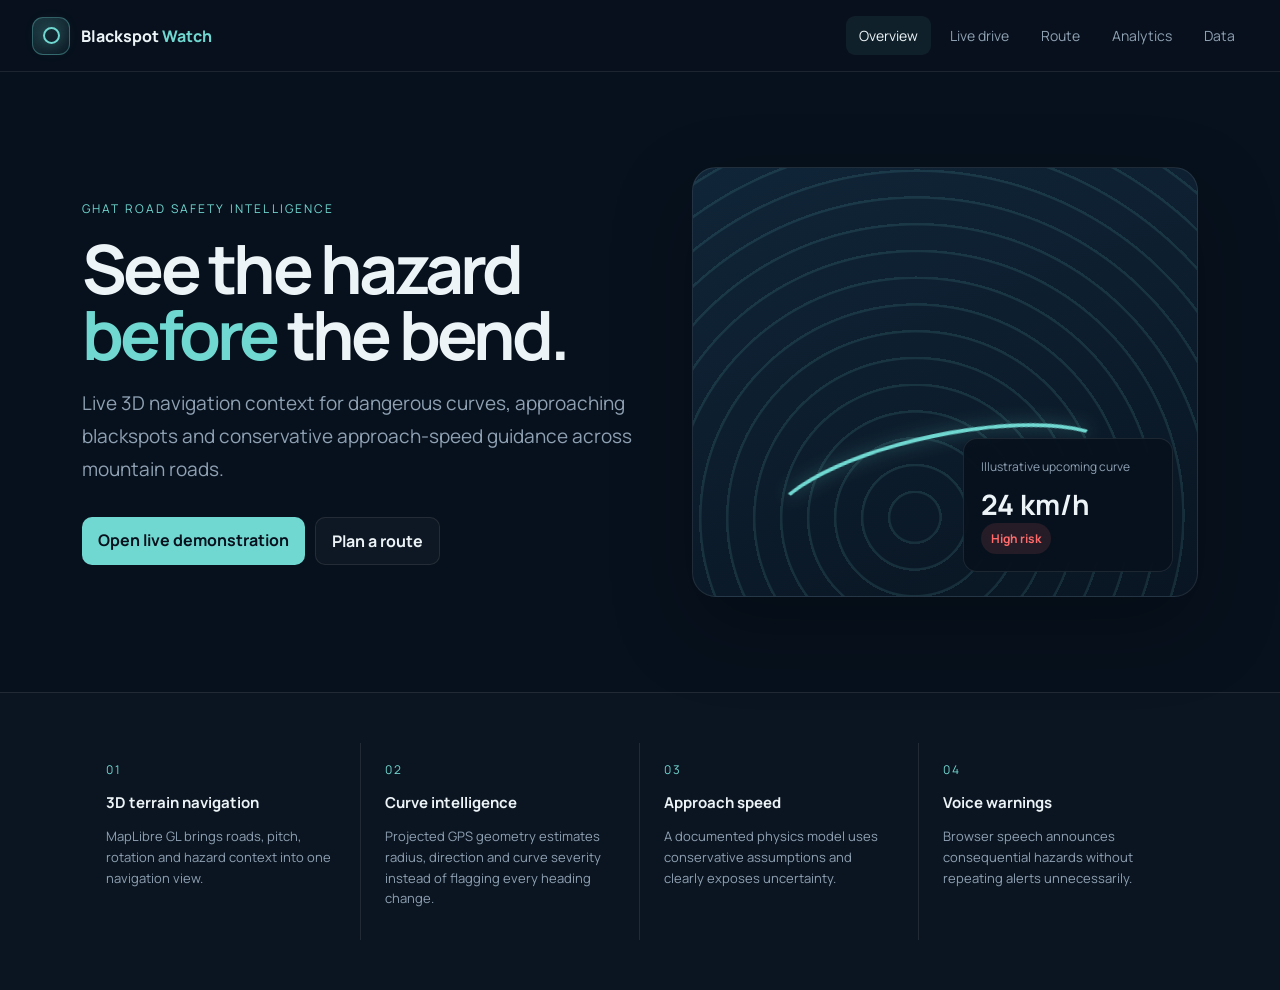
<file: index.html>
<!doctype html>
<html lang="en">
<head>
  <meta charset="utf-8"><meta name="viewport" content="width=device-width,initial-scale=1">
  <title>Blackspot Watch — Ghat Driving Intelligence</title>
  <link rel="stylesheet" href="assets/css/style.css">
</head>
<body class="landing">
  <header class="topbar">
    <a class="brand" href="index.html"><span class="brand-mark"></span><span>Blackspot <span style="color:var(--cyan)">Watch</span></span></a>
    <nav class="nav-links"><a class="active" href="index.html">Overview</a><a href="driving.html">Live drive</a><a href="route.html">Route</a><a href="analytics.html">Analytics</a><a href="data.html">Data</a></nav>
  </header>
  <main>
    <section class="hero">
      <div>
        <div class="eyebrow">Ghat road safety intelligence</div>
        <h1>See the hazard <span>before</span> the bend.</h1>
        <p>Live 3D navigation context for dangerous curves, approaching blackspots and conservative approach-speed guidance across mountain roads.</p>
        <div class="hero-actions"><a class="button button-primary" href="driving.html">Open live demonstration</a><a class="button button-secondary" href="route.html">Plan a route</a></div>
      </div>
      <div class="map-preview" aria-label="Illustrative 3D route preview">
        <div class="route-preview"></div>
        <div class="preview-card"><p>Illustrative upcoming curve</p><strong>24 km/h</strong><br><span class="risk-badge high">High risk</span></div>
      </div>
    </section>
    <section class="features">
      <div class="feature-grid">
        <article class="feature"><div class="eyebrow">01</div><h3>3D terrain navigation</h3><p>MapLibre GL brings roads, pitch, rotation and hazard context into one navigation view.</p></article>
        <article class="feature"><div class="eyebrow">02</div><h3>Curve intelligence</h3><p>Projected GPS geometry estimates radius, direction and curve severity instead of flagging every heading change.</p></article>
        <article class="feature"><div class="eyebrow">03</div><h3>Approach speed</h3><p>A documented physics model uses conservative assumptions and clearly exposes uncertainty.</p></article>
        <article class="feature"><div class="eyebrow">04</div><h3>Voice warnings</h3><p>Browser speech announces consequential hazards without repeating alerts unnecessarily.</p></article>
      </div>
    </section>
  </main>
</body>
</html>
</file>
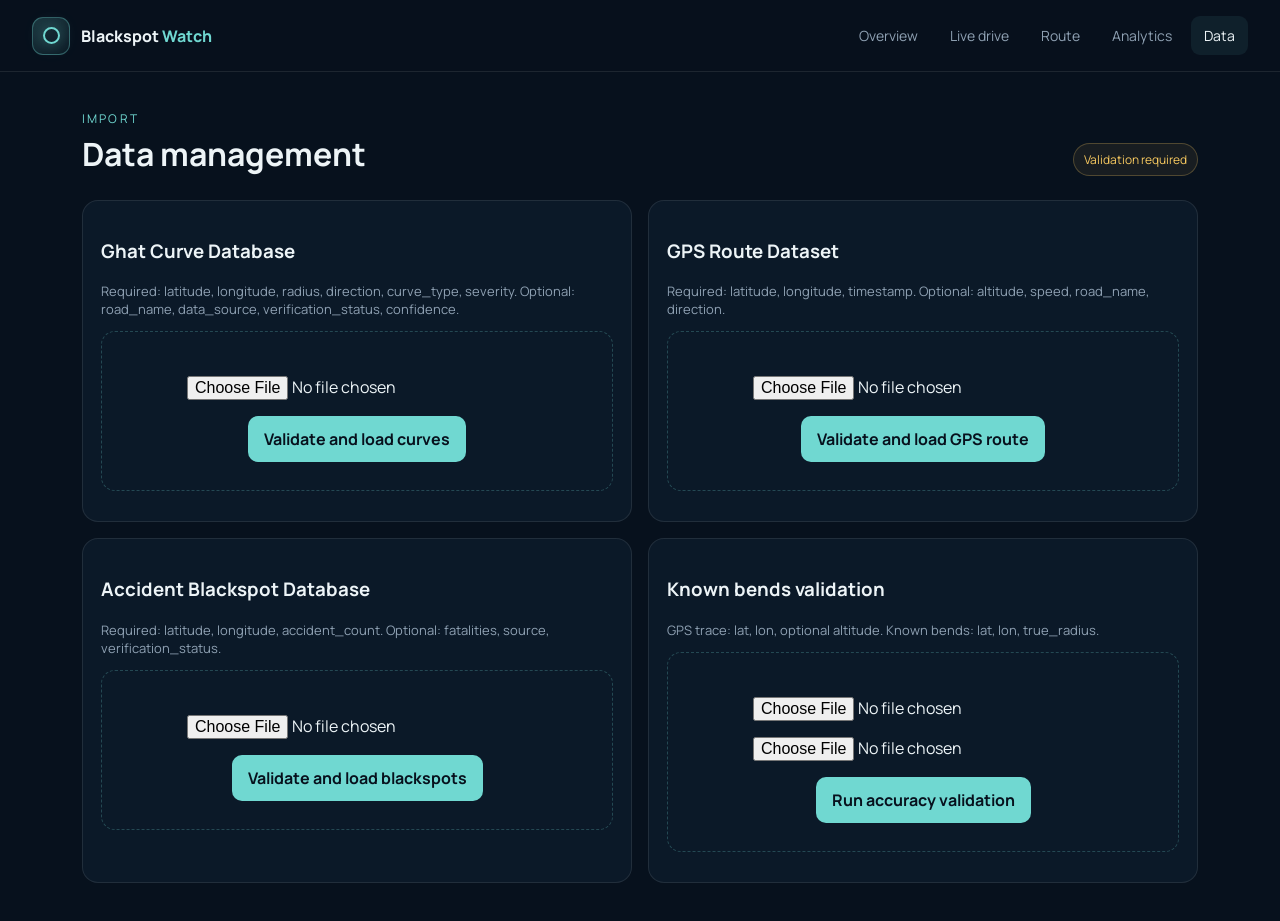
<file: data.html>
<!doctype html>
<html lang="en">
<head><meta charset="utf-8"><meta name="viewport" content="width=device-width,initial-scale=1"><title>Data Management — Blackspot Watch</title><link rel="stylesheet" href="assets/css/style.css"></head>
<body>
  <header class="topbar"><a class="brand" href="index.html"><span class="brand-mark"></span><span>Blackspot <span style="color:var(--cyan)">Watch</span></span></a><nav class="nav-links"><a href="index.html">Overview</a><a href="driving.html">Live drive</a><a href="route.html">Route</a><a href="analytics.html">Analytics</a><a class="active" href="data.html">Data</a></nav></header>
  <main class="page-main">
    <div class="page-head"><div><div class="eyebrow">Import</div><h1>Data management</h1></div><span class="demo-label">Validation required</span></div>
    <div class="grid-2">
      <section class="card">
        <h3>Ghat Curve Database</h3>
        <p style="color:var(--muted);font-size:13px">Required: latitude, longitude, radius, direction, curve_type, severity. Optional: road_name, data_source, verification_status, confidence.</p>
        <div class="upload-zone"><input type="file" id="ghatCurveFile" accept=".csv,text/csv"><button class="button button-primary" id="uploadGhatCurves">Validate and load curves</button></div>
        <div id="ghatCurveResult" style="margin-top:12px"></div>
      </section>
      <section class="card">
        <h3>GPS Route Dataset</h3>
        <p style="color:var(--muted);font-size:13px">Required: latitude, longitude, timestamp. Optional: altitude, speed, road_name, direction.</p>
        <div class="upload-zone"><input type="file" id="gpsFile" accept=".csv,text/csv"><button class="button button-primary" id="uploadGps">Validate and load GPS route</button></div>
        <div id="gpsResult" style="margin-top:12px"></div>
      </section>
      <section class="card">
        <h3>Accident Blackspot Database</h3>
        <p style="color:var(--muted);font-size:13px">Required: latitude, longitude, accident_count. Optional: fatalities, source, verification_status.</p>
        <div class="upload-zone"><input type="file" id="blackspotFile" accept=".csv,text/csv"><button class="button button-primary" id="uploadBlackspot">Validate and load blackspots</button></div>
        <div id="blackspotResult" style="margin-top:12px"></div>
      </section>
      <section class="card">
        <h3>Known bends validation</h3>
        <p style="color:var(--muted);font-size:13px">GPS trace: lat, lon, optional altitude. Known bends: lat, lon, true_radius.</p>
        <div class="upload-zone">
          <input type="file" id="knownGpsFile" accept=".csv,text/csv" aria-label="GPS trace CSV">
          <input type="file" id="knownBendsFile" accept=".csv,text/csv" aria-label="Known bends CSV">
          <button class="button button-primary" id="runValidation">Run accuracy validation</button>
        </div>
        <div id="validationResult" class="accuracy-summary" style="margin-top:12px"></div>
      </section>
    </div>
  </main>
  <script src="assets/js/api.js"></script><script type="module" src="assets/js/data.js"></script>
</body>
</html>
</file>
<file: assets/css/style.css>
@import url('https://fonts.googleapis.com/css2?family=Manrope:wght@400;500;600;700;800&display=swap');
:root {
  --navy:#07111d; --panel:#0b1928; --panel-2:#101f30; --line:rgba(255,255,255,.09);
  --text:#edf4f7; --muted:#8fa1b3; --green:#55d6a0; --yellow:#f6c85f; --red:#ff6b6b;
  --cyan:#70d8d1;
}
*{box-sizing:border-box} html{scroll-behavior:smooth} body{margin:0;font-family:'Manrope',Inter,ui-sans-serif,system-ui,-apple-system,"Segoe UI",sans-serif;background:var(--navy);color:var(--text)}
a{color:inherit;text-decoration:none} button,input,select{font:inherit} button{cursor:pointer}
.topbar{height:72px;border-bottom:1px solid var(--line);display:flex;align-items:center;justify-content:space-between;padding:0 32px;background:rgba(7,17,29,.92);position:relative;z-index:20}
.brand{display:flex;align-items:center;gap:11px;font-weight:750}.brand-mark{width:38px;height:38px;border:1px solid rgba(112,216,209,.35);border-radius:11px;background:linear-gradient(145deg,rgba(112,216,209,.18),rgba(112,216,209,.04));display:grid;place-items:center}.brand-mark:after{content:"";width:13px;height:13px;border:2px solid var(--cyan);border-radius:50%;box-shadow:0 0 18px rgba(112,216,209,.45)}
.nav-links{display:flex;gap:6px}.nav-links a{padding:10px 13px;border-radius:9px;color:var(--muted);font-size:14px}.nav-links a.active,.nav-links a:hover{background:rgba(112,216,209,.08);color:var(--text)}
.status-pill{display:flex;align-items:center;gap:8px;color:var(--muted);font-size:13px}.status-dot{width:7px;height:7px;border-radius:50%;background:var(--green);box-shadow:0 0 12px var(--green)}
.button{border:0;border-radius:10px;padding:12px 16px;font-weight:700}.button-primary{background:var(--cyan);color:#07111d}.button-secondary{border:1px solid var(--line);background:rgba(255,255,255,.03);color:var(--text)}
.landing{min-height:100vh;overflow:hidden}.hero{max-width:1180px;margin:auto;min-height:620px;display:grid;grid-template-columns:1.05fr .95fr;align-items:center;gap:50px;padding:60px 32px}
.eyebrow{color:var(--cyan);text-transform:uppercase;letter-spacing:.18em;font-size:12px}.hero h1{font-size:68px;line-height:.98;letter-spacing:-.055em;margin:18px 0}.hero h1 span{color:var(--cyan)}.hero p{max-width:580px;color:var(--muted);font-size:19px;line-height:1.75}.hero-actions{display:flex;gap:10px;margin-top:30px}
.map-preview{height:430px;border:1px solid var(--line);border-radius:24px;background:linear-gradient(160deg,#102538,#091522);position:relative;overflow:hidden;box-shadow:0 30px 80px rgba(0,0,0,.25)}
.map-preview:before{content:"";position:absolute;inset:-20%;background:repeating-radial-gradient(ellipse at 40% 70%,transparent 0 24px,rgba(112,216,209,.12) 25px 27px);transform:rotate(-18deg)}
.route-preview{position:absolute;left:14%;top:62%;width:72%;height:120px;border:4px solid transparent;border-top-color:var(--cyan);border-radius:50%;transform:rotate(-12deg);filter:drop-shadow(0 0 8px rgba(112,216,209,.5))}
.preview-card{position:absolute;right:24px;bottom:24px;width:210px;padding:17px;border:1px solid var(--line);border-radius:14px;background:rgba(7,17,29,.9);backdrop-filter:blur(12px)}.preview-card p{margin:0 0 8px;font-size:12px}.preview-card strong{font-size:28px}
.features{border-top:1px solid var(--line);background:rgba(255,255,255,.015)}.feature-grid{max-width:1180px;margin:auto;display:grid;grid-template-columns:repeat(4,1fr);padding:50px 32px}.feature{padding:18px 24px;border-right:1px solid var(--line)}.feature:last-child{border-right:0}.feature h3{font-size:15px;margin:14px 0 8px}.feature p{font-size:13px;color:var(--muted);line-height:1.6}
.drive-shell{height:calc(100vh - 72px);display:grid;grid-template-columns:278px 1fr 270px}.left-panel,.right-panel{background:var(--panel);border-right:1px solid var(--line);padding:18px;overflow-y:auto}.right-panel{border-right:0;border-left:1px solid var(--line)}
.map-wrap{position:relative;min-width:0}.map{position:absolute;inset:0}.maplibregl-ctrl-attrib{display:none}.maplibregl-ctrl-group{background:#102033;border:1px solid var(--line)}
.panel-section{border-bottom:1px solid var(--line);padding:0 0 18px;margin-bottom:18px}.panel-section:last-child{border:0}.section-label{font-size:11px;text-transform:uppercase;letter-spacing:.16em;color:var(--muted);margin-bottom:10px}
.control-row{display:flex;gap:7px}.control-row .button{flex:1;padding:9px 8px;font-size:12px}.segmented{display:flex;padding:3px;border:1px solid var(--line);border-radius:10px}.segmented button{flex:1;border:0;background:transparent;color:var(--muted);border-radius:7px;padding:8px}.segmented button.active{background:rgba(112,216,209,.12);color:var(--cyan)}
.metric{border:1px solid var(--line);border-radius:13px;padding:13px;margin-bottom:8px;background:rgba(255,255,255,.018)}.metric-head{display:flex;justify-content:space-between;color:var(--muted);font-size:12px}.metric strong{display:block;margin-top:7px;font-size:26px}.metric small{color:var(--muted)}
.risk-badge{display:inline-flex;align-items:center;gap:7px;border-radius:999px;padding:7px 10px;font-size:12px;font-weight:700}.risk-badge.high{background:rgba(255,107,107,.12);color:var(--red)}.risk-badge.medium{background:rgba(246,200,95,.12);color:var(--yellow)}.risk-badge.low{background:rgba(85,214,160,.12);color:var(--green)}
.warning-card{border:1px solid rgba(255,107,107,.22);border-radius:12px;padding:13px;background:rgba(255,107,107,.07)}.warning-card.medium{border-color:rgba(246,200,95,.25);background:rgba(246,200,95,.06)}.warning-card p{font-size:12px;line-height:1.55;color:#c5d0d8}
.vehicle-canvas{height:118px;border:1px solid var(--line);border-radius:12px;overflow:hidden;background:radial-gradient(circle at 50% 70%,rgba(112,216,209,.12),transparent 58%),#091521}
.map-status{position:absolute;top:18px;left:18px;z-index:5;border:1px solid var(--line);border-radius:12px;background:rgba(7,17,29,.88);padding:10px 12px;display:flex;gap:10px;align-items:center;backdrop-filter:blur(10px)}.map-status span{font-size:12px;color:var(--muted)}
.route-overlay{position:absolute;z-index:8;top:18px;left:50%;transform:translateX(-50%);min-width:min(600px,calc(100% - 180px));display:grid;grid-template-columns:minmax(120px,1fr) auto minmax(120px,1fr) auto;align-items:center;gap:12px;border:1px solid var(--line);border-radius:14px;background:rgba(7,17,29,.94);padding:9px 9px 9px 14px;box-shadow:0 14px 36px rgba(0,0,0,.22);backdrop-filter:blur(12px)}
.route-overlay div span{display:block;font-size:9px;letter-spacing:.16em;color:var(--muted);margin-bottom:3px}.route-overlay div strong{display:block;max-width:180px;overflow:hidden;text-overflow:ellipsis;white-space:nowrap;font-size:12px}.route-overlay-arrow{color:var(--cyan)}.route-overlay .button{padding:9px 13px;font-size:12px}
.bottom-controls{position:absolute;bottom:18px;left:50%;transform:translateX(-50%);z-index:5;display:flex;gap:8px}.bottom-controls button{border:1px solid var(--line);background:rgba(7,17,29,.92);color:var(--text);border-radius:10px;padding:10px 12px;font-size:12px}
.page-main{max-width:1180px;margin:auto;padding:38px 32px}.page-head{display:flex;justify-content:space-between;align-items:end;margin-bottom:24px}.page-head h1{margin:5px 0 0}.demo-label{border:1px solid rgba(246,200,95,.25);background:rgba(246,200,95,.07);color:var(--yellow);padding:7px 10px;border-radius:999px;font-size:12px}
.card{border:1px solid var(--line);border-radius:16px;background:var(--panel);padding:18px}.grid-2{display:grid;grid-template-columns:repeat(2,minmax(0,1fr));gap:16px}.grid-3{display:grid;grid-template-columns:repeat(3,minmax(0,1fr));gap:16px}.grid-4{display:grid;grid-template-columns:repeat(4,minmax(0,1fr));gap:16px}
.kpi strong{display:block;font-size:32px;margin-top:8px}.kpi span{color:var(--muted);font-size:12px}.chart-wrap{height:300px}.table{width:100%;border-collapse:collapse}.table th,.table td{text-align:left;padding:12px;border-bottom:1px solid var(--line);font-size:13px}.table th{color:var(--muted);font-weight:600}
.form-grid{display:grid;grid-template-columns:1fr 1fr;gap:12px}.field{display:grid;gap:7px;color:var(--muted);font-size:12px}.field input,.field select{border:1px solid var(--line);border-radius:10px;background:#091521;color:var(--text);padding:12px}
.location-field{position:relative}.suggestions{position:absolute;left:0;right:0;top:57px;z-index:30;max-height:220px;overflow-y:auto;border:1px solid var(--line);border-radius:10px;background:#0b1928;box-shadow:0 16px 40px rgba(0,0,0,.35)}
.suggestion{width:100%;border:0;border-bottom:1px solid var(--line);background:transparent;color:var(--text);text-align:left;padding:10px 11px;font-size:12px;line-height:1.35}.suggestion:last-child{border-bottom:0}.suggestion:hover,.suggestion:focus{background:rgba(112,216,209,.08);outline:0}
.upload-zone{border:1px dashed rgba(112,216,209,.25);border-radius:14px;padding:28px;text-align:center}.upload-zone input{display:block;margin:16px auto}
.toast{position:fixed;right:18px;bottom:18px;border:1px solid var(--line);background:#0b1928;border-radius:12px;padding:13px 15px;font-size:13px;z-index:100}
.field input{width:100%;border:1px solid var(--line);border-radius:8px;background:#091521;color:var(--text);padding:9px}
.cruise-count{font-size:12px;line-height:1.5;color:var(--yellow)}
.warning-card{transition:.2s}.warning-card.speed-alert{border:3px solid var(--red);background:rgba(255,107,107,.18);box-shadow:0 0 28px rgba(255,107,107,.18)}
.warning-card.low-confidence{border-style:dashed;border-color:var(--yellow)}
.warning-confidence{font-weight:800;color:var(--yellow)}
.accuracy-summary{font-size:13px;line-height:1.7}.accuracy-summary strong{color:var(--cyan);font-size:18px}
.route-location-input{width:min(130px,100%);border:1px solid rgba(112,216,209,.28);border-radius:7px;background:rgba(9,21,33,.92);color:var(--text);padding:6px 8px;font-size:11px}
.route-overlay{min-width:min(500px,calc(100% - 180px));padding:7px 7px 7px 11px;background:rgba(7,17,29,.94);border-color:rgba(112,216,209,.22);gap:8px}
.topbar{gap:14px}
.live-location-marker{width:16px;height:16px;border-radius:50%;background:#2878ff;border:3px solid #fff;box-shadow:0 0 0 7px rgba(40,120,255,.18),0 0 18px rgba(40,120,255,.55);animation:live-location-pulse 1.8s ease-out infinite}
@keyframes live-location-pulse{0%{box-shadow:0 0 0 4px rgba(40,120,255,.25),0 0 14px rgba(40,120,255,.45)}70%{box-shadow:0 0 0 12px rgba(40,120,255,0),0 0 18px rgba(40,120,255,.55)}100%{box-shadow:0 0 0 4px rgba(40,120,255,.25),0 0 14px rgba(40,120,255,.45)}}

@media(max-width:1000px){.hero{grid-template-columns:1fr}.map-preview{display:none}.feature-grid{grid-template-columns:1fr 1fr}.drive-shell{grid-template-columns:220px 1fr}.right-panel{display:none}.grid-4{grid-template-columns:1fr 1fr}}
@media(max-width:700px){.topbar{padding:0 16px}.nav-links{display:none}.hero{padding:40px 20px}.hero h1{font-size:46px}.feature-grid{grid-template-columns:1fr}.drive-shell{height:calc(100vh - 72px);grid-template-columns:1fr}.left-panel{position:absolute;z-index:10;left:0;top:72px;width:230px;transform:translateX(-100%);transition:.25s}.left-panel.open{transform:translateX(0)}.grid-2,.grid-3,.grid-4{grid-template-columns:1fr}.form-grid{grid-template-columns:1fr}.page-main{padding:28px 16px}.page-head{align-items:start}}
.route-overlay[hidden]{display:none}@media(max-width:700px){.route-overlay{top:66px;left:12px;right:12px;transform:none;min-width:0;grid-template-columns:minmax(80px,1fr) auto minmax(80px,1fr) auto}.route-overlay div strong{max-width:90px}.route-overlay .button{padding:8px;font-size:11px}}
</file>
